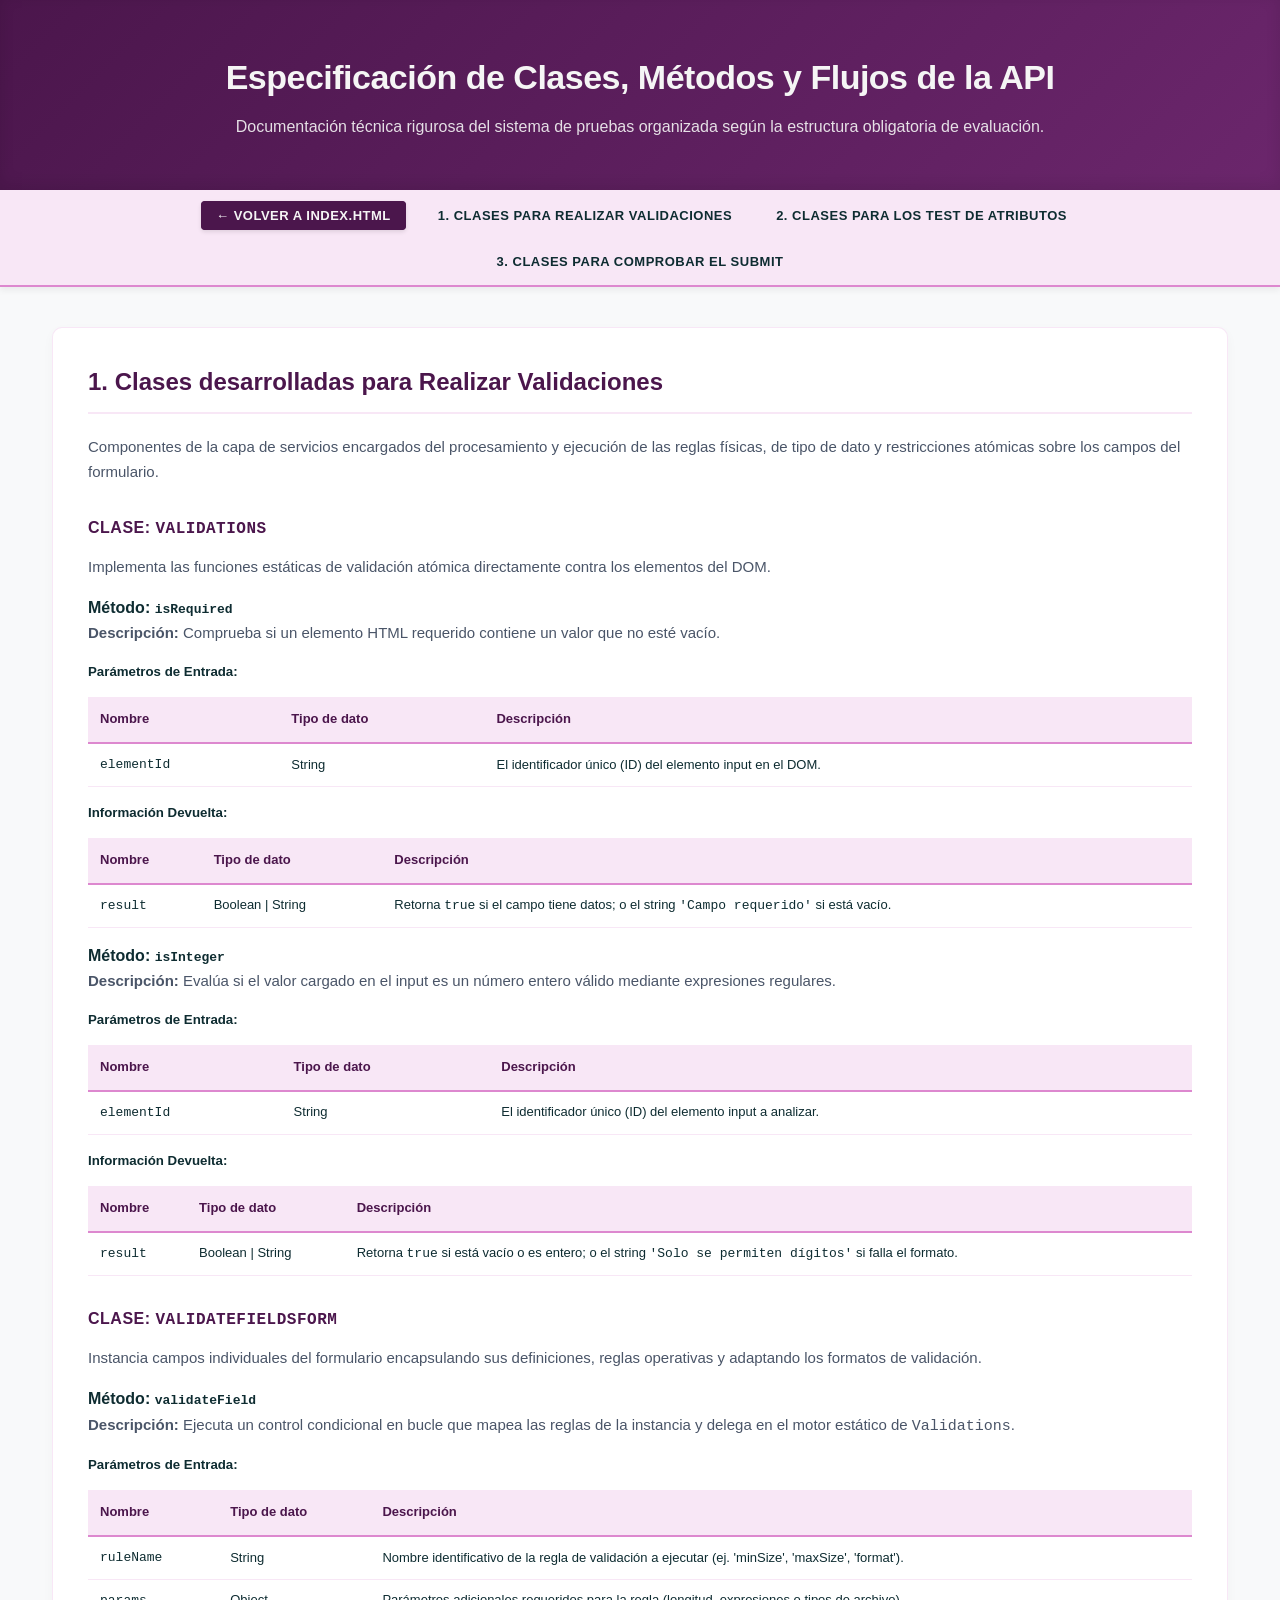
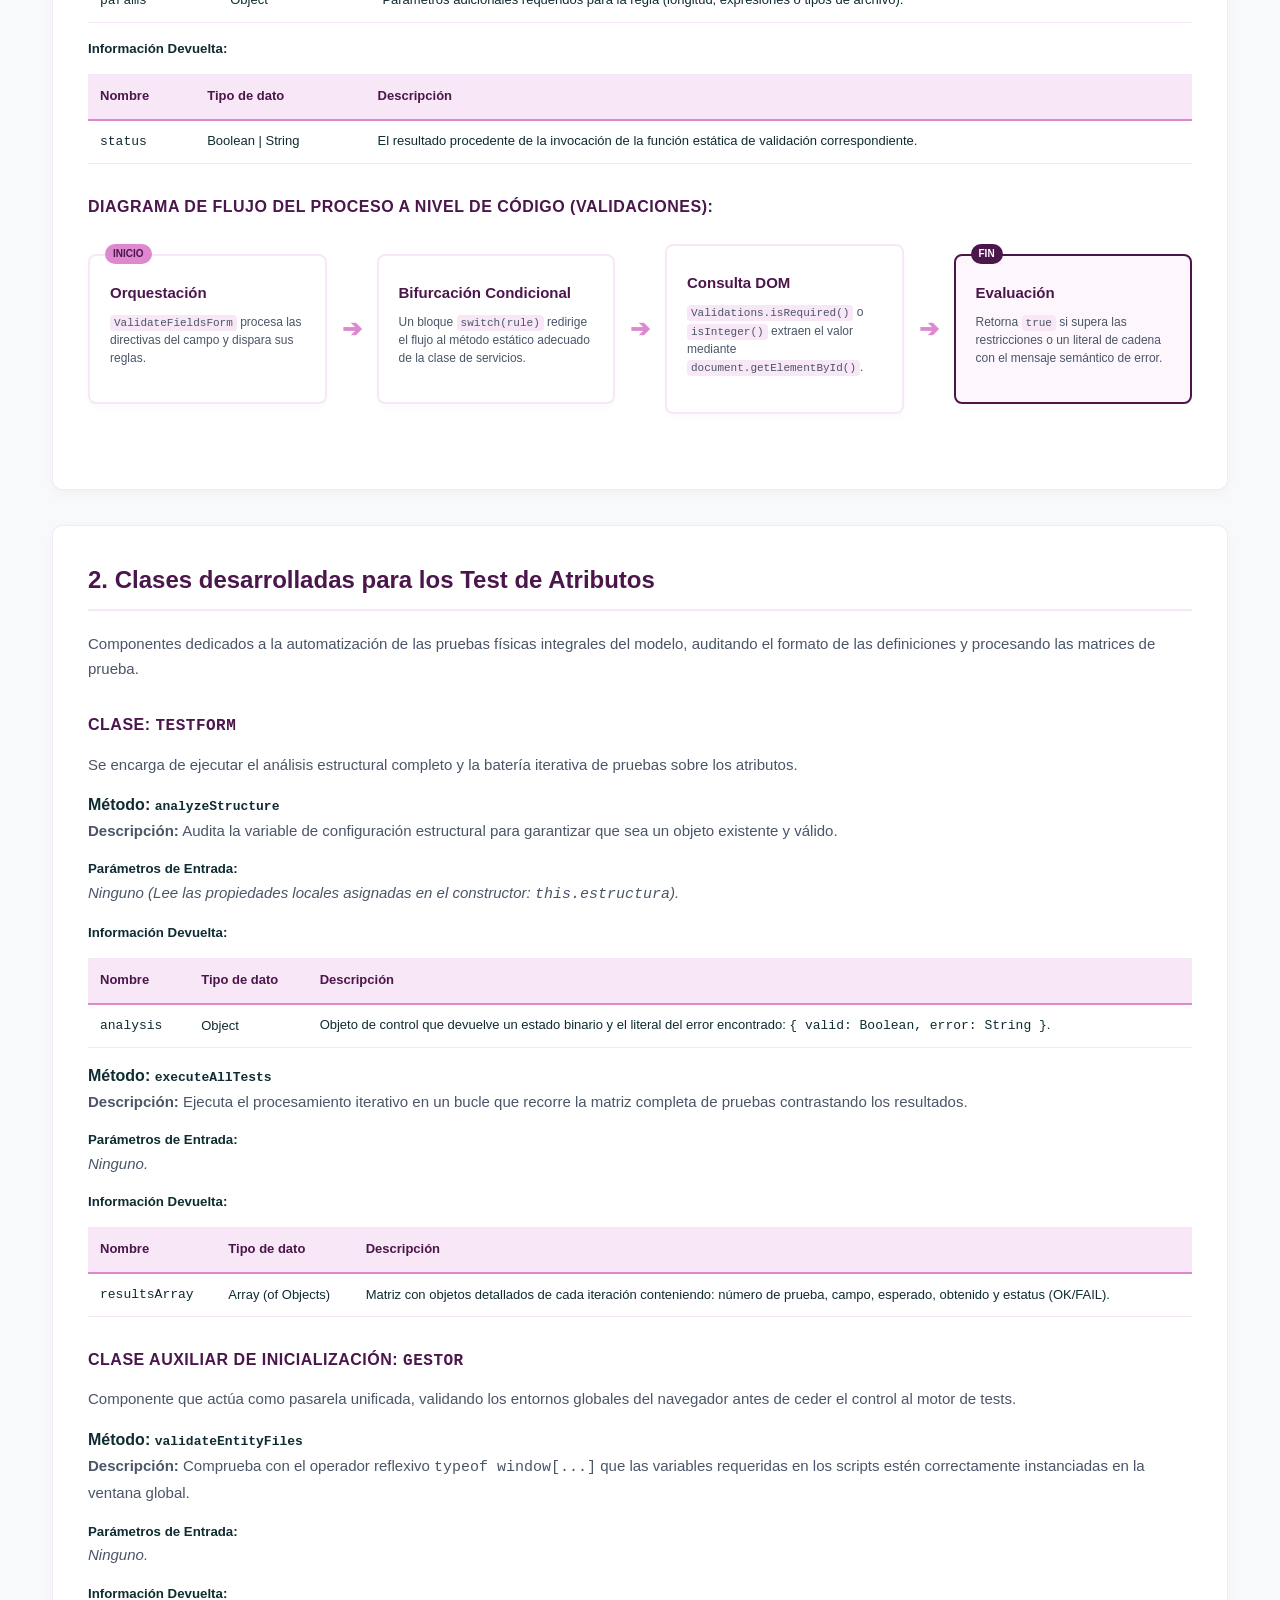
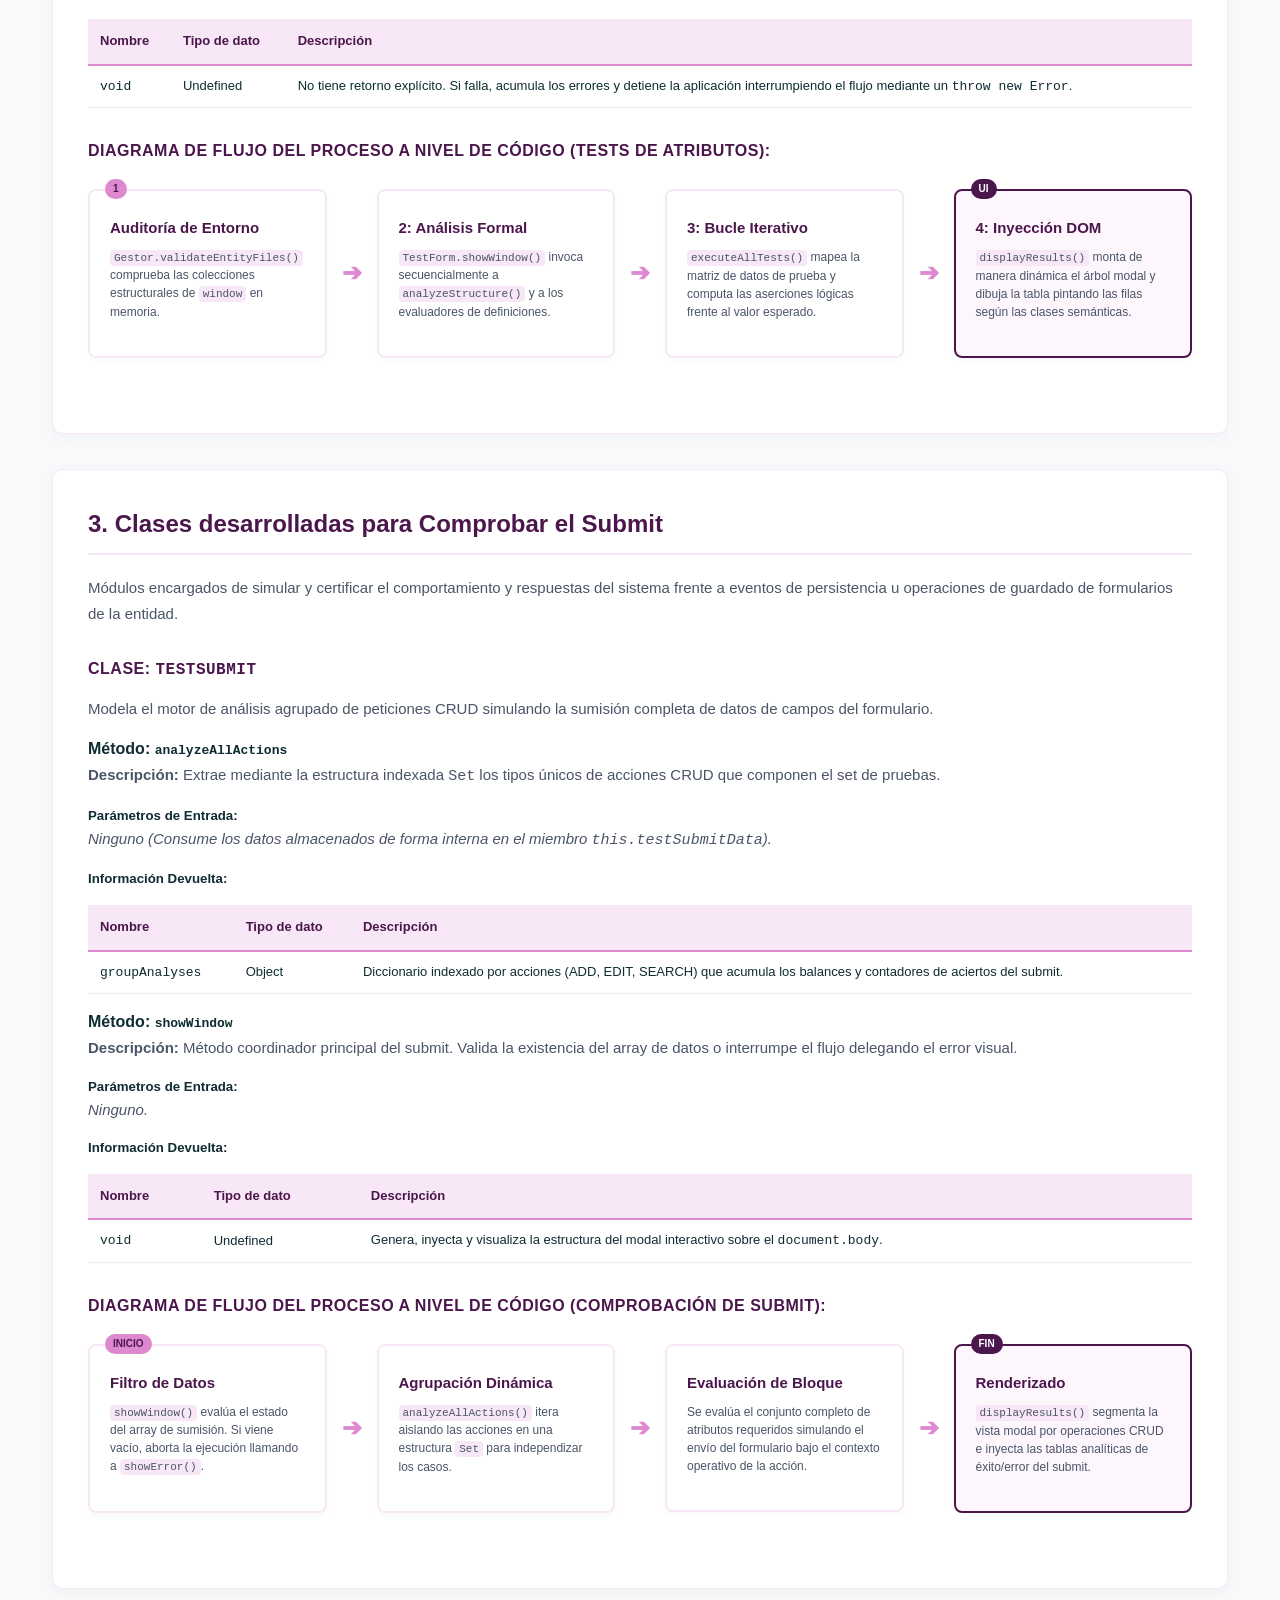
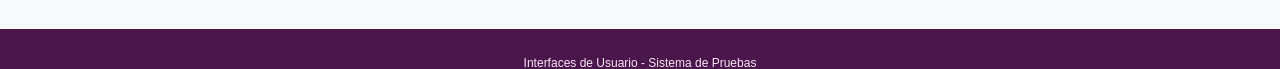
<file: CODIGO/API.html>
<!DOCTYPE html>
<html lang="es">

<head>
    <meta charset="UTF-8">
    <meta name="viewport" content="width=device-width, initial-scale=1.0">
    <title>Especificación Técnica de la API - Criterio de Evaluación</title>
    <link rel="stylesheet" href="css/IU.css">
</head>

<body class="api-page">

    <div class="api-header">
        <h1>Especificación de Clases, Métodos y Flujos de la API</h1>
        <p>Documentación técnica rigurosa del sistema de pruebas organizada según la estructura obligatoria de evaluación.</p>
    </div>

    <div class="api-nav">
        <ul>
            <li class="nav-back-button"><a href="index.html">← Volver a index.html</a></li>
            <li><a href="#bloque-validaciones">1. Clases para Realizar Validaciones</a></li>
            <li><a href="#bloque-tests">2. Clases para los Test de Atributos</a></li>
            <li><a href="#bloque-submit">3. Clases para Comprobar el Submit</a></li>
        </ul>
    </div>

    <div class="api-container">

        <div class="api-section" id="bloque-validaciones">
            <h2>1. Clases desarrolladas para Realizar Validaciones</h2>
            <p class="section-intro">
                Componentes de la capa de servicios encargados del procesamiento y ejecución de las reglas físicas, de tipo de dato y restricciones atómicas sobre los campos del formulario.
            </p>

            <h3>Clase: <code>Validations</code></h3>
            <p>Implementa las funciones estáticas de validación atómica directamente contra los elementos del DOM.</p>

            <h4>Método: <code>isRequired</code></h4>
            <p><strong>Descripción:</strong> Comprueba si un elemento HTML requerido contiene un valor que no esté vacío.</p>
            <h5>Parámetros de Entrada:</h5>
            <table class="api-table">
                <thead>
                    <tr>
                        <th>Nombre</th>
                        <th>Tipo de dato</th>
                        <th>Descripción</th>
                    </tr>
                </thead>
                <tbody>
                    <tr>
                        <td><code>elementId</code></td>
                        <td>String</td>
                        <td>El identificador único (ID) del elemento input en el DOM.</td>
                    </tr>
                </tbody>
            </table>
            <h5>Información Devuelta:</h5>
            <table class="api-table">
                <thead>
                    <tr>
                        <th>Nombre</th>
                        <th>Tipo de dato</th>
                        <th>Descripción</th>
                    </tr>
                </thead>
                <tbody>
                    <tr>
                        <td><code>result</code></td>
                        <td>Boolean | String</td>
                        <td>Retorna <code>true</code> si el campo tiene datos; o el string <code>'Campo requerido'</code> si está vacío.</td>
                    </tr>
                </tbody>
            </table>

            <h4>Método: <code>isInteger</code></h4>
            <p><strong>Descripción:</strong> Evalúa si el valor cargado en el input es un número entero válido mediante expresiones regulares.</p>
            <h5>Parámetros de Entrada:</h5>
            <table class="api-table">
                <thead>
                    <tr>
                        <th>Nombre</th>
                        <th>Tipo de dato</th>
                        <th>Descripción</th>
                    </tr>
                </thead>
                <tbody>
                    <tr>
                        <td><code>elementId</code></td>
                        <td>String</td>
                        <td>El identificador único (ID) del elemento input a analizar.</td>
                    </tr>
                </tbody>
            </table>
            <h5>Información Devuelta:</h5>
            <table class="api-table">
                <thead>
                    <tr>
                        <th>Nombre</th>
                        <th>Tipo de dato</th>
                        <th>Descripción</th>
                    </tr>
                </thead>
                <tbody>
                    <tr>
                        <td><code>result</code></td>
                        <td>Boolean | String</td>
                        <td>Retorna <code>true</code> si está vacío o es entero; o el string <code>'Solo se permiten dígitos'</code> si falla el formato.</td>
                    </tr>
                </tbody>
            </table>

            <h3>Clase: <code>ValidateFieldsForm</code></h3>
            <p>Instancia campos individuales del formulario encapsulando sus definiciones, reglas operativas y adaptando los formatos de validación.</p>

            <h4>Método: <code>validateField</code></h4>
            <p><strong>Descripción:</strong> Ejecuta un control condicional en bucle que mapea las reglas de la instancia y delega en el motor estático de <code>Validations</code>.</p>
            <h5>Parámetros de Entrada:</h5>
            <table class="api-table">
                <thead>
                    <tr>
                        <th>Nombre</th>
                        <th>Tipo de dato</th>
                        <th>Descripción</th>
                    </tr>
                </thead>
                <tbody>
                    <tr>
                        <td><code>ruleName</code></td>
                        <td>String</td>
                        <td>Nombre identificativo de la regla de validación a ejecutar (ej. 'minSize', 'maxSize', 'format').</td>
                    </tr>
                    <tr>
                        <td><code>params</code></td>
                        <td>Object</td>
                        <td>Parámetros adicionales requeridos para la regla (longitud, expresiones o tipos de archivo).</td>
                    </tr>
                </tbody>
            </table>
            <h5>Información Devuelta:</h5>
            <table class="api-table">
                <thead>
                    <tr>
                        <th>Nombre</th>
                        <th>Tipo de dato</th>
                        <th>Descripción</th>
                    </tr>
                </thead>
                <tbody>
                    <tr>
                        <td><code>status</code></td>
                        <td>Boolean | String</td>
                        <td>El resultado procedente de la invocación de la función estática de validación correspondiente.</td>
                    </tr>
                </tbody>
            </table>

            <h3>Diagrama de Flujo del Proceso a Nivel de Código (Validaciones):</h3>
            <div class="flow-container">
                <div class="flow-card">
                    <div class="flow-badge">Inicio</div>
                    <h4>Orquestación</h4>
                    <p><code>ValidateFieldsForm</code> procesa las directivas del campo y dispara sus reglas.</p>
                </div>
                <div class="flow-connector">➔</div>
                <div class="flow-card">
                    <h4>Bifurcación Condicional</h4>
                    <p>Un bloque <code>switch(rule)</code> redirige el flujo al método estático adecuado de la clase de servicios.</p>
                </div>
                <div class="flow-connector">➔</div>
                <div class="flow-card">
                    <h4>Consulta DOM</h4>
                    <p><code>Validations.isRequired()</code> o <code>isInteger()</code> extraen el valor mediante <code>document.getElementById()</code>.</p>
                </div>
                <div class="flow-connector">➔</div>
                <div class="flow-card highlight">
                    <div class="flow-badge alert">Fin</div>
                    <h4>Evaluación</h4>
                    <p>Retorna <code>true</code> si supera las restricciones o un literal de cadena con el mensaje semántico de error.</p>
                </div>
            </div>
        </div>

        <div class="api-section" id="bloque-tests">
            <h2>2. Clases desarrolladas para los Test de Atributos</h2>
            <p class="section-intro">
                Componentes dedicados a la automatización de las pruebas físicas integrales del modelo, auditando el formato de las definiciones y procesando las matrices de prueba.
            </p>

            <h3>Clase: <code>TestForm</code></h3>
            <p>Se encarga de ejecutar el análisis estructural completo y la batería iterativa de pruebas sobre los atributos.</p>

            <h4>Método: <code>analyzeStructure</code></h4>
            <p><strong>Descripción:</strong> Audita la variable de configuración estructural para garantizar que sea un objeto existente y válido.</p>
            <h5>Parámetros de Entrada:</h5>
            <p><em>Ninguno (Lee las propiedades locales asignadas en el constructor: <code>this.estructura</code>).</em></p>
            <h5>Información Devuelta:</h5>
            <table class="api-table">
                <thead>
                    <tr>
                        <th>Nombre</th>
                        <th>Tipo de dato</th>
                        <th>Descripción</th>
                    </tr>
                </thead>
                <tbody>
                    <tr>
                        <td><code>analysis</code></td>
                        <td>Object</td>
                        <td>Objeto de control que devuelve un estado binario y el literal del error encontrado: <code>{ valid: Boolean, error: String }</code>.</td>
                    </tr>
                </tbody>
            </table>

            <h4>Método: <code>executeAllTests</code></h4>
            <p><strong>Descripción:</strong> Ejecuta el procesamiento iterativo en un bucle que recorre la matriz completa de pruebas contrastando los resultados.</p>
            <h5>Parámetros de Entrada:</h5>
            <p><em>Ninguno.</em></p>
            <h5>Información Devuelta:</h5>
            <table class="api-table">
                <thead>
                    <tr>
                        <th>Nombre</th>
                        <th>Tipo de dato</th>
                        <th>Descripción</th>
                    </tr>
                </thead>
                <tbody>
                    <tr>
                        <td><code>resultsArray</code></td>
                        <td>Array (of Objects)</td>
                        <td>Matriz con objetos detallados de cada iteración conteniendo: número de prueba, campo, esperado, obtenido y estatus (OK/FAIL).</td>
                    </tr>
                </tbody>
            </table>

            <h3>Clase Auxiliar de Inicialización: <code>Gestor</code></h3>
            <p>Componente que actúa como pasarela unificada, validando los entornos globales del navegador antes de ceder el control al motor de tests.</p>

            <h4>Método: <code>validateEntityFiles</code></h4>
            <p><strong>Descripción:</strong> Comprueba con el operador reflexivo <code>typeof window[...]</code> que las variables requeridas en los scripts estén correctamente instanciadas en la ventana global.</p>
            <h5>Parámetros de Entrada:</h5>
            <p><em>Ninguno.</em></p>
            <h5>Información Devuelta:</h5>
            <table class="api-table">
                <thead>
                    <tr>
                        <th>Nombre</th>
                        <th>Tipo de dato</th>
                        <th>Descripción</th>
                    </tr>
                </thead>
                <tbody>
                    <tr>
                        <td><code>void</code></td>
                        <td>Undefined</td>
                        <td>No tiene retorno explícito. Si falla, acumula los errores y detiene la aplicación interrumpiendo el flujo mediante un <code>throw new Error</code>.</td>
                    </tr>
                </tbody>
            </table>

            <h3>Diagrama de Flujo del Proceso a Nivel de Código (Tests de Atributos):</h3>
            <div class="flow-container">
                <div class="flow-card">
                    <div class="flow-badge">1</div>
                    <h4>Auditoría de Entorno</h4>
                    <p><code>Gestor.validateEntityFiles()</code> comprueba las colecciones estructurales de <code>window</code> en memoria.</p>
                </div>
                <div class="flow-connector">➔</div>
                <div class="flow-card">
                    <h4>2: Análisis Formal</h4>
                    <p><code>TestForm.showWindow()</code> invoca secuencialmente a <code>analyzeStructure()</code> y a los evaluadores de definiciones.</p>
                </div>
                <div class="flow-connector">➔</div>
                <div class="flow-card">
                    <h4>3: Bucle Iterativo</h4>
                    <p><code>executeAllTests()</code> mapea la matriz de datos de prueba y computa las aserciones lógicas frente al valor esperado.</p>
                </div>
                <div class="flow-connector">➔</div>
                <div class="flow-card highlight">
                    <div class="flow-badge alert">UI</div>
                    <h4>4: Inyección DOM</h4>
                    <p><code>displayResults()</code> monta de manera dinámica el árbol modal y dibuja la tabla pintando las filas según las clases semánticas.</p>
                </div>
            </div>
        </div>

        <div class="api-section" id="bloque-submit">
            <h2>3. Clases desarrolladas para Comprobar el Submit</h2>
            <p class="section-intro">
                Módulos encargados de simular y certificar el comportamiento y respuestas del sistema frente a eventos de persistencia u operaciones de guardado de formularios de la entidad.
            </p>

            <h3>Clase: <code>TestSubmit</code></h3>
            <p>Modela el motor de análisis agrupado de peticiones CRUD simulando la sumisión completa de datos de campos del formulario.</p>

            <h4>Método: <code>analyzeAllActions</code></h4>
            <p><strong>Descripción:</strong> Extrae mediante la estructura indexada <code>Set</code> los tipos únicos de acciones CRUD que componen el set de pruebas.</p>
            <h5>Parámetros de Entrada:</h5>
            <p><em>Ninguno (Consume los datos almacenados de forma interna en el miembro <code>this.testSubmitData</code>).</em></p>
            <h5>Información Devuelta:</h5>
            <table class="api-table">
                <thead>
                    <tr>
                        <th>Nombre</th>
                        <th>Tipo de dato</th>
                        <th>Descripción</th>
                    </tr>
                </thead>
                <tbody>
                    <tr>
                        <td><code>groupAnalyses</code></td>
                        <td>Object</td>
                        <td>Diccionario indexado por acciones (ADD, EDIT, SEARCH) que acumula los balances y contadores de aciertos del submit.</td>
                    </tr>
                </tbody>
            </table>

            <h4>Método: <code>showWindow</code></h4>
            <p><strong>Descripción:</strong> Método coordinador principal del submit. Valida la existencia del array de datos o interrumpe el flujo delegando el error visual.</p>
            <h5>Parámetros de Entrada:</h5>
            <p><em>Ninguno.</em></p>
            <h5>Información Devuelta:</h5>
            <table class="api-table">
                <thead>
                    <tr>
                        <th>Nombre</th>
                        <th>Tipo de dato</th>
                        <th>Descripción</th>
                    </tr>
                </thead>
                <tbody>
                    <tr>
                        <td><code>void</code></td>
                        <td>Undefined</td>
                        <td>Genera, inyecta y visualiza la estructura del modal interactivo sobre el <code>document.body</code>.</td>
                    </tr>
                </tbody>
            </table>

            <h3>Diagrama de Flujo del Proceso a Nivel de Código (Comprobación de Submit):</h3>
            <div class="flow-container">
                <div class="flow-card">
                    <div class="flow-badge">Inicio</div>
                    <h4>Filtro de Datos</h4>
                    <p><code>showWindow()</code> evalúa el estado del array de sumisión. Si viene vacío, aborta la ejecución llamando a <code>showError()</code>.</p>
                </div>
                <div class="flow-connector">➔</div>
                <div class="flow-card">
                    <h4>Agrupación Dinámica</h4>
                    <p><code>analyzeAllActions()</code> itera aislando las acciones en una estructura <code>Set</code> para independizar los casos.</p>
                </div>
                <div class="flow-connector">➔</div>
                <div class="flow-card">
                    <h4>Evaluación de Bloque</h4>
                    <p>Se evalúa el conjunto completo de atributos requeridos simulando el envío del formulario bajo el contexto operativo de la acción.</p>
                </div>
                <div class="flow-connector">➔</div>
                <div class="flow-card highlight">
                    <div class="flow-badge alert">Fin</div>
                    <h4>Renderizado</h4>
                    <p><code>displayResults()</code> segmenta la vista modal por operaciones CRUD e inyecta las tablas analíticas de éxito/error del submit.</p>
                </div>
            </div>
        </div>

    </div>

    <footer>
        <p>Interfaces de Usuario - Sistema de Pruebas</p>
    </footer>

</body>

</html>
</file>
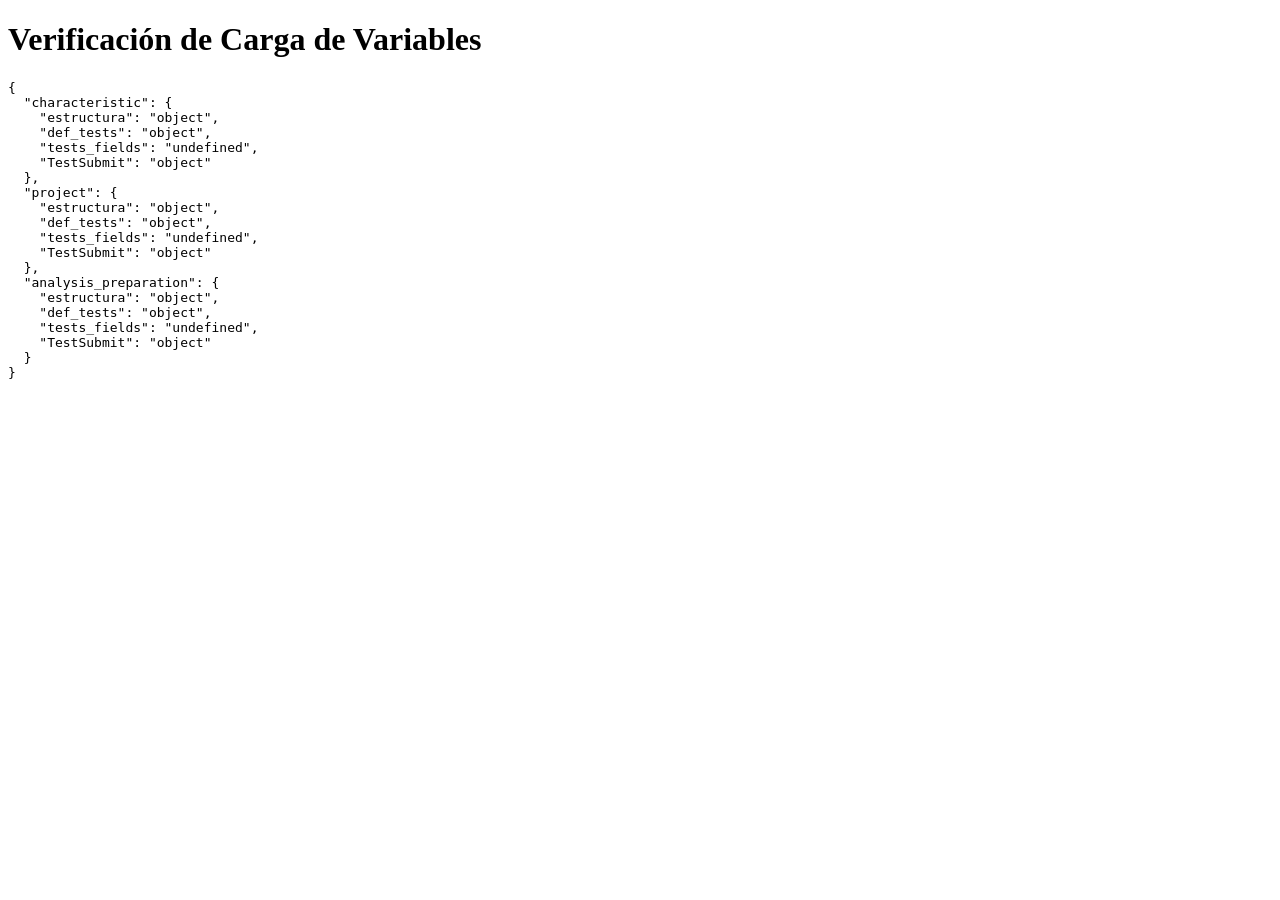
<file: CODIGO/verify_variables.html>
<!DOCTYPE html>
<html lang="es">
<head>
    <meta charset="UTF-8">
    <title>Verificación de Variables</title>
</head>
<body>
    <h1>Verificación de Carga de Variables</h1>
    <pre id="results"></pre>

    <!-- Scripts de estructuras de entidades -->
    <script src="entidades/characteristic/characteristic_estructura.js"></script>
    <script src="entidades/project/project_estructura.js"></script>
    <script src="entidades/analysis/analysis_preparation_estructura.js"></script>
    
    <!-- Scripts de tests de entidades -->
    <script src="entidades/characteristic/characteristic_tests.js"></script>
    <script src="entidades/project/project_tests.js"></script>
    <script src="entidades/analysis/analysis_preparation_tests.js"></script>
    
    <!-- Scripts de TestSubmit de entidades -->
    <script src="entidades/characteristic/characteristic_TestSubmit.js"></script>
    <script src="entidades/project/project_TestSubmit.js"></script>
    <script src="entidades/analysis/analysis_preparation_TestSubmit.js"></script>

    <script>
        const entities = ['characteristic', 'project', 'analysis_preparation'];
        const results = {};
        
        entities.forEach(entity => {
            results[entity] = {
                estructura: typeof window[`${entity}_estructura`],
                def_tests: typeof window[`${entity}_def_tests`],
                tests_fields: typeof window[`${entity}_tests_fields`],
                TestSubmit: typeof window[`${entity}_TestSubmit`]
            };
        });
        
        document.getElementById('results').textContent = JSON.stringify(results, null, 2);
        console.log('Verification Complete:', results);
    </script>
</body>
</html>
</file>
<file: CODIGO/css/IU.css>
/* ==========================================
   RESET Y ESTILOS BASE
   ========================================== */
:root {
    --light-color: #F5F5F5;
    --medium-color: #F8E7F6;
    --dark-color: #0E2C31;
    --emphasis-color-1: #4B164C;
    --emphasis-color-2: #DD88CF;
}

* {
    margin: 0;
    padding: 0;
    box-sizing: border-box;
}

html,
body {
    width: 100%;
    height: 100%;
}

body {
    font-family: 'Segoe UI', Tahoma, Geneva, Verdana, sans-serif;
    color: var(--dark-color);
    background: var(--light-color);
    line-height: 1.6;
}

/* ==========================================
   LAYOUT PRINCIPAL - GRID
   ========================================== */

body {
    display: grid;
    grid-template-columns: 1fr;
    grid-template-rows: auto 1fr auto;
    min-height: 100vh;
    gap: 0;
}

/* ==========================================
   ENCABEZADO
   ========================================== */

header {
    background: var(--emphasis-color-1);
    color: var(--light-color);
    padding: 20px;
    grid-column: 1;
    grid-row: 1;
}

.header-container {
    max-width: 1200px;
    margin: 0 auto;
    display: flex;
    justify-content: space-between;
    align-items: center;
}

header h1 {
    font-size: 24px;
    font-weight: 600;
}

.api-icon {
    font-size: 28px;
    cursor: pointer;
    transition: transform 0.3s ease;
}

.api-icon:hover {
    transform: scale(1.5);
}

/* ==========================================
   ÁREA PRINCIPAL
   ========================================== */

main {
    display: flex;
    flex-direction: column;
    grid-column: 1;
    grid-row: 2;
    height: 100%;
    /* Para que el work-area ocupe el resto */
}

/* ==========================================
   MENÚ DE NAVEGACIÓN 
   ========================================== */

nav {
    background-color: var(--medium-color);
    border-bottom: 2px solid var(--medium-color);
    /* Ya no lleva border-right */
}

.menu-title {
    list-style: none;
    font-family: 'Segoe UI', Tahoma, Geneva, Verdana, sans-serif;
    font-size: 20px;
    font-weight: 600;
    text-transform: none;
    color: var(--emphasis-color-1); 
    padding: 10px 15px 12px 15px;
    letter-spacing: normal;
}

.menu-divider {
    list-style: none;
    height: 1px;
    background-color: var(--medium-color); 
    margin: 5px 15px 15px 15px;
    opacity: 0.5;
}

.menu-toggle {
    display: none;
    background: var(--emphasis-color-1);
    color: var(--light-color);
    border: none;
    padding: 10px 15px;
    cursor: pointer;
    font-size: 18px;
    width: 100%;
    text-align: left;
}

.menu-toggle:hover {
    background: var(--emphasis-color-2);
}

/* El contenedor principal alinea el título y el grupo de botones */
.menu-container {
    display: flex;
    flex-direction: row;
    align-items: center;
    padding: 0 20px;
    max-width: 1200px;
    margin: 0 auto;
}

.menu-section-title {
    font-weight: 600;
    color: var(--emphasis-color-1);
    padding: 15px 20px 15px 0;
    font-size: 14px;
    text-transform: uppercase;
    letter-spacing: 0.5px;
    white-space: nowrap;
    /* Evita que el título se parta en dos líneas */
}

/* El contenedor de las opciones del menú (Inyectado por JS) */
.menu-items {
    display: flex;
    flex-direction: row;
    /* Fila horizontal */
    flex-wrap: wrap;
    /* Si hay muchas opciones, saltan a la línea de abajo */
    gap: 5px;
    /* Espacio entre botones */
}

/* Cada una de las opciones ("Analysis preparation", etc.) */
.menu-item {
    display: inline-flex;
    align-items: center;
    justify-content: center;
    padding: 12px 18px;
    color: var(--dark-color);
    text-decoration: none;
    border-bottom: 3px solid transparent;
    /* Indicador en la parte inferior */
    transition: all 0.2s ease;
    cursor: pointer;
    user-select: none;
    background-color: transparent;
    font-size: 14px;
    font-weight: 500;
    margin-bottom: 0;
    /* Quitamos el margen inferior que las apilaba */
}

.menu-item:hover {
    border-bottom-color: var(--emphasis-color-1);
    color: var(--emphasis-color-1);
    background-color: rgba(255, 255, 255, 0.3);
    /* Un leve resalte al pasar el ratón */
}

.menu-item.active {
    background-color: var(--emphasis-color-1);
    border-bottom-color: var(--dark-color);
    color: var(--light-color);
    font-weight: 600;
    border-radius: 4px 4px 0 0;
    /* Bordes redondeados sutiles arriba */
}

/* ==========================================
   ÁREA DE TRABAJO (WORKSPACE)
   ========================================== */

.work-area {
    background-color: var(--light-color);
    padding: 30px;
    overflow-y: auto;
}

/* ==========================================
   ENCABEZADO DE ENTIDAD
   ========================================== */

.entity-header {
    margin-bottom: 30px;
    border-bottom: 2px solid var(--emphasis-color-2);
    padding-bottom: 20px;
}

.entity-header h2 {
    color: var(--emphasis-color-1);
    font-size: 28px;
    margin-bottom: 10px;
}

.entity-description {
    color: var(--dark-color);
    font-size: 14px;
}

/* ==========================================
   BOTONES DE ENTIDADES
   ========================================== */

.entity-buttons {
    display: grid;
    grid-template-columns: repeat(auto-fit, minmax(250px, 1fr));
    gap: 20px;
}

.btn-entity {
    padding: 20px;
    border: 2px solid var(--medium-color);
    background-color: #fff;
    border-radius: 8px;
    cursor: pointer;
    font-size: 16px;
    font-weight: 600;
    transition: all 0.3s ease;
    box-shadow: 0 2px 4px rgba(0, 0, 0, 0.05);
    color: var(--dark-color);
}

.btn-entity:hover {
    border-color: var(--emphasis-color-2);
    color: var(--emphasis-color-1);
    box-shadow: 0 4px 12px rgba(221, 136, 207, 0.3);
    /* Sombra basada en emphasis-color-2 */
    transform: translateY(-2px);
}

.btn-entity:active {
    transform: translateY(0);
}

/* ==========================================
   MODALES
   ========================================== */

.modal {
    position: fixed;
    top: 0;
    left: 0;
    width: 100%;
    height: 100%;
    background-color: rgba(14, 44, 49, 0.7);
    /* Sombra basada en dark-color */
    display: none;
    justify-content: center;
    align-items: center;
    z-index: 1000;
    animation: fadeIn 0.3s ease;
}

.modal.show {
    display: flex;
}

@keyframes fadeIn {
    from {
        opacity: 0;
    }

    to {
        opacity: 1;
    }
}

.modal-content {
    background-color: #fff;
    border-radius: 8px;
    box-shadow: 0 10px 40px rgba(0, 0, 0, 0.2);
    max-width: 800px;
    max-height: 90vh;
    overflow-y: auto;
    animation: slideUp 0.3s ease;
}

@keyframes slideUp {
    from {
        transform: translateY(20px);
        opacity: 0;
    }

    to {
        transform: translateY(0);
        opacity: 1;
    }
}

.modal-header {
    background-color: var(--emphasis-color-1);
    color: var(--light-color);
    padding: 20px;
    display: flex;
    justify-content: space-between;
    align-items: center;
    border-radius: 8px 8px 0 0;
}

.modal-header h2 {
    margin: 0;
    font-size: 22px;
}

.close-btn {
    font-size: 32px;
    font-weight: bold;
    cursor: pointer;
    transition: all 0.3s ease;
    color: var(--medium-color);
}

.close-btn:hover {
    transform: rotate(90deg);
    color: var(--light-color);
}

.modal-section {
    padding: 20px;
    border-bottom: 1px solid var(--medium-color);
}

.modal-section h3 {
    color: var(--emphasis-color-1);
    margin-bottom: 15px;
    font-size: 18px;
}

.modal-section p {
    margin: 10px 0;
    font-size: 14px;
    color: var(--dark-color);
}

/* ==========================================
   FORMULARIOS Y CAMPOS
   ========================================== */

.form-group {
    margin-bottom: 20px;
}

.form-group label {
    display: block;
    font-weight: 600;
    margin-bottom: 8px;
    color: var(--dark-color);
    font-size: 14px;
}

.form-group input,
.form-group textarea,
.form-group select {
    width: 100%;
    padding: 10px;
    border: 1px solid var(--medium-color);
    border-radius: 4px;
    font-family: inherit;
    font-size: 14px;
    transition: all 0.3s ease;
    background-color: var(--light-color);
    color: var(--dark-color);
}

.form-group input:focus,
.form-group textarea:focus,
.form-group select:focus {
    outline: none;
    border-color: var(--emphasis-color-2);
    box-shadow: 0 0 8px rgba(221, 136, 207, 0.4);
    /* Sombra basada en emphasis-color-2 */
}

.form-group textarea {
    resize: vertical;
    min-height: 120px;
}

/* ==========================================
   TABLAS
   ========================================== */

table {
    width: 100%;
    border-collapse: collapse;
    font-size: 13px;
    margin: 15px 0;
}

table th {
    background-color: var(--medium-color);
    padding: 12px;
    text-align: left;
    font-weight: 600;
    border-bottom: 2px solid var(--emphasis-color-2);
    color: var(--emphasis-color-1);
}

table td {
    padding: 10px 12px;
    border-bottom: 1px solid var(--medium-color);
    color: var(--dark-color);
}

table tr:hover {
    background-color: var(--medium-color);
}

/* ==========================================
   PIE DE PÁGINA
   ========================================== */

footer {
    background-color: var(--emphasis-color-1);
    color: var(--medium-color);
    text-align: center;
    padding: 20px;
    font-size: 12px;
    grid-column: 1;
    grid-row: 3;
}

footer p {
    margin: 5px 0;
}

/* ==========================================
   UTILIDADES Y ESTADOS (Sin cambios, paleta estándar)
   ========================================== */

.error {
    color: #f44336;
    background-color: #ffebee;
    padding: 10px;
    border-radius: 4px;
    border-left: 4px solid #f44336;
    margin: 15px 0;
}

.success {
    color: #4caf50;
    background-color: #e8f5e9;
    padding: 10px;
    border-radius: 4px;
    border-left: 4px solid #4caf50;
    margin: 15px 0;
}

.warning {
    color: #ff9800;
    background-color: #fff3e0;
    padding: 10px;
    border-radius: 4px;
    border-left: 4px solid #ff9800;
    margin: 15px 0;
}

.info {
    color: #2196f3;
    background-color: #e3f2fd;
    padding: 10px;
    border-radius: 4px;
    border-left: 4px solid #2196f3;
    margin: 15px 0;
}

/* ==========================================
   BOTONES GENERALES
   ========================================== */

button {
    padding: 10px 20px;
    border: none;
    border-radius: 4px;
    cursor: pointer;
    font-size: 14px;
    font-weight: 600;
    transition: all 0.3s ease;
    margin: 5px;
}

button:hover {
    transform: translateY(-2px);
    box-shadow: 0 4px 8px rgba(0, 0, 0, 0.2);
}

button:active {
    transform: translateY(0);
}

.btn-primary {
    background-color: var(--emphasis-color-1);
    color: var(--light-color);
}

.btn-primary:hover {
    background-color: var(--emphasis-color-2);
    color: var(--dark-color);
}

.btn-secondary {
    background-color: var(--medium-color);
    color: var(--dark-color);
}

.btn-secondary:hover {
    background-color: var(--emphasis-color-2);
    color: var(--emphasis-color-1);
}

/* Dejamos los botones danger/success con sus colores semánticos */
.btn-danger {
    background-color: #f44336;
    color: white;
}

.btn-danger:hover {
    background-color: #d32f2f;
}

.btn-success {
    background-color: #4caf50;
    color: white;
}

.btn-success:hover {
    background-color: #388e3c;
}

/*boton API*/
.api-custom-icon {
    display: inline-block;
    width: 32px;  
    height: 32px;
    background-image: url('../iconos/API.png'); 
    background-size: contain;
    background-repeat: no-repeat;
    background-position: center;
    transition: transform 0.2s ease;
}

.api-custom-icon:hover {
    transform: scale(1.1); /* Efecto visual al pasar el ratón */
}

/* ==========================================
   RESPONSIVE
   ========================================== */

@media (max-width: 768px) {
    main {
        grid-template-columns: 1fr;
    }

    nav {
        border-right: none;
        border-bottom: 1px solid var(--medium-color);
    }

    .menu-toggle {
        display: block;
    }

    .menu-container {
        display: none;
    }

    .menu-container.show {
        display: block;
    }

    .entity-buttons {
        grid-template-columns: 1fr;
    }

    .modal-content {
        max-width: 95vw;
        margin: 10px;
    }

    .work-area {
        padding: 15px;
    }
}

@media (max-width: 480px) {
    header {
        padding: 15px;
    }

    .header-container {
        flex-direction: column;
        gap: 10px;
    }

    header h1 {
        font-size: 20px;
    }

    .modal-header h2 {
        font-size: 18px;
    }

    table {
        font-size: 11px;
    }

    table th,
    table td {
        padding: 6px;
    }


}

/*==========================================
    ESTILOS EXCLUSIVOS PARA LA API.html
    ==========================================*/

/* Desactivamos el Grid global para que la página fluya de arriba a abajo */
body.api-page {
    display: block;
    height: auto;
    min-height: 100vh;
    background-color: #f8f9fa;
    /* Un fondo gris claro muy limpio para leer */
}

/* Encabezado superior */
.api-page .api-header {
    background: linear-gradient(135deg, var(--emphasis-color-1), #6b266c);
    /* Degradado elegante */
    color: var(--light-color);
    padding: 50px 20px;
    text-align: center;
    box-shadow: inset 0 -5px 15px rgba(0, 0, 0, 0.1);
}

.api-page .api-header h1 {
    font-size: 34px;
    font-weight: 700;
    margin-bottom: 10px;
    letter-spacing: -0.5px;
}

.api-page .api-header p {
    font-size: 16px;
    opacity: 0.9;
}

/* Barra de navegación pegajosa (Sticky Nav) */
.api-page .api-nav {
    background-color: var(--medium-color);
    border-bottom: 2px solid var(--emphasis-color-2);
    position: sticky;
    top: 0;
    z-index: 1000;
    box-shadow: 0 4px 6px rgba(0, 0, 0, 0.05);
}

.api-page .api-nav ul {
    list-style: none;
    display: flex;
    justify-content: center;
    gap: 20px;
    flex-wrap: wrap;
    max-width: 1100px;
    margin: 0 auto;
    padding: 12px 20px;
}

.api-page .api-nav a {
    color: var(--dark-color);
    text-decoration: none;
    font-weight: 600;
    font-size: 13px;
    text-transform: uppercase;
    letter-spacing: 0.5px;
    padding: 6px 12px;
    border-radius: 4px;
    transition: all 0.2s ease;
}

.api-page .api-nav a:hover {
    background-color: var(--emphasis-color-2);
    color: var(--emphasis-color-1);
}

/* Botón de regreso a la aplicación principal */
.api-page .api-nav ul .nav-back-button a {
    background-color: var(--emphasis-color-1);
    color: var(--light-color) !important;
    border: 1px solid var(--emphasis-color-1);
    border-radius: 4px;
    padding: 6px 14px;
    font-weight: 700;
    box-shadow: 0 2px 4px rgba(0, 0, 0, 0.1);
}

.api-page .api-nav ul .nav-back-button a:hover {
    background-color: transparent;
    color: var(--emphasis-color-1) !important;
    border-color: var(--emphasis-color-1);
    transform: translateX(-2px);
    /* Pequeño efecto visual hacia la izquierda */
}

/* Contenedor del contenido */
.api-page .api-container {
    max-width: 95%;
    /* Ahora se adaptará a pantallas anchas */
    margin: 40px auto;
    padding: 0 20px;
}

/* Secciones / Tarjetas de información */
.api-page .api-section {
    background: #ffffff;
    padding: 35px;
    margin-bottom: 35px;
    border-radius: 10px;
    border: 1px solid rgba(221, 136, 207, 0.2);
    /* Borde sutil con emphasis-color-2 */
    box-shadow: 0 4px 12px rgba(14, 44, 49, 0.03);
}

/* Títulos dentro de las secciones */
.api-page .api-section h2 {
    color: var(--emphasis-color-1);
    font-size: 24px;
    border-bottom: 2px solid var(--medium-color);
    padding-bottom: 10px;
    margin-bottom: 20px;
}

.api-page .api-section h3 {
    color: var(--emphasis-color-1);
    font-size: 16px;
    margin-top: 30px;
    margin-bottom: 12px;
    text-transform: uppercase;
    letter-spacing: 0.5px;
}

.api-page .api-section p {
    color: #4a5568;
    font-size: 15px;
    line-height: 1.7;
    margin-bottom: 15px;
}

/* Bloques de Código Fuente */
/* Bloques de Código Fuente y Diagramas ASCII */
.api-page .code-block {
    background-color: #1a202c;
    color: #edf2f7;
    padding: 20px;
    border-radius: 8px;
    /* Fuente estrictamente monoespaciada clásica */
    font-family: Consolas, 'Courier New', monospace;
    font-size: 13px;
    line-height: 1.2;
    /* Interlineado reducido para que las líneas verticales conecten */
    white-space: pre;
    /* Prohíbe que el texto salte de línea y rompa el dibujo */
    overflow-x: auto;
    /* Añade una barra de desplazamiento horizontal si el diagrama es gigante */
    margin: 15px 0 25px 0;
    border-left: 4px solid var(--emphasis-color-2);
    box-shadow: inset 0 2px 4px rgba(0, 0, 0, 0.2);
}

/* Ajuste específico para listas de texto si las hubiera */
.api-page .api-section ul {
    margin-left: 20px;
    margin-bottom: 15px;
    color: #4a5568;
}

.api-page .api-section li {
    margin-bottom: 5px;
}

/* ==========================================
   DIAGRAMAS DE FLUJO ADAPTADOS CON FLEXBOX (HTML/CSS PURO)
   ========================================== */

.flow-container {
    display: flex;
    align-items: center;
    justify-content: space-between;
    gap: 15px;
    margin: 25px 0 40px 0;
    flex-wrap: wrap;
    /* Permite que caiga en cascada ordenada si la pantalla es estrecha */
}

.flow-card {
    background: #ffffff;
    border: 2px solid var(--medium-color);
    border-radius: 8px;
    padding: 20px;
    flex: 1;
    min-width: 200px;
    position: relative;
    box-shadow: 0 4px 6px rgba(0, 0, 0, 0.02);
    transition: transform 0.2s ease, border-color 0.2s ease;
}

.flow-card:hover {
    transform: translateY(-3px);
    border-color: var(--emphasis-color-2);
}

/* Tarjeta de finalización o resaltada */
.flow-card.highlight {
    border-color: var(--emphasis-color-1);
    background-color: #fdf6fd;
}

.flow-card h4 {
    color: var(--emphasis-color-1);
    font-size: 15px;
    margin-bottom: 8px;
    margin-top: 5px;
}

.flow-card p {
    font-size: 12px !important;
    line-height: 1.5 !important;
    color: #5a6578;
    margin: 0;
}

.flow-card code {
    background: var(--medium-color);
    padding: 2px 4px;
    border-radius: 4px;
    font-size: 11px;
}

/* Badges decorativos superiores */
.flow-badge {
    position: absolute;
    top: -12px;
    left: 15px;
    background: var(--emphasis-color-2);
    color: var(--emphasis-color-1);
    font-size: 10px;
    font-weight: bold;
    padding: 2px 8px;
    border-radius: 20px;
    text-transform: uppercase;
}

.flow-badge.alert {
    background: var(--emphasis-color-1);
    color: white;
}

/* Flechas conectoras */
.flow-connector {
    font-size: 24px;
    color: var(--emphasis-color-2);
    font-weight: bold;
    user-select: none;
    text-align: center;
}

/* ==========================================================================
   CLASES DE SOPORTE PARA COMPONENTES DINÁMICOS (Sustitución de Estilos Inline)
   ========================================================================== */

/* Control de visualización y comportamiento base de modales JS */
.modal {
    display: flex !important; /* Fuerza el centrado nativo con Flexbox */
}

.close-btn {
    cursor: pointer; /* Asegura el puntero de mano en la 'X' de cierre */
}

/* Modales de visualización de datos masivos (TestSubmit) */
.modal-content-large {
    max-height: 90vh;
    overflow: auto;
    min-width: 600px;
    max-width: 95vw;
}

/* Estado de Error en Ventanas Modales */
.modal-danger-state .modal-header {
    background-color: #f44336 !important; /* Rojo semántico de error */
}

.modal-body-error {
    padding: 20px;
    color: var(--dark-color);
}

/* Estilos de celdas específicas para las tablas de TestForm */
.cell-center {
    padding: 8px !important;
    text-align: center;
}

.cell-mono {
    padding: 8px !important;
    font-family: Consolas, 'Courier New', monospace;
    font-size: 11px;
}

.cell-status {
    font-weight: bold;
}

/* Optimización Responsive: en móviles las flechas giran hacia abajo */
@media (max-width: 768px) {
    .flow-container {
        flex-direction: column;
        align-items: stretch;
    }

    .flow-connector {
        transform: rotate(90deg);
        margin: 5px 0;
    }
}
</file>
